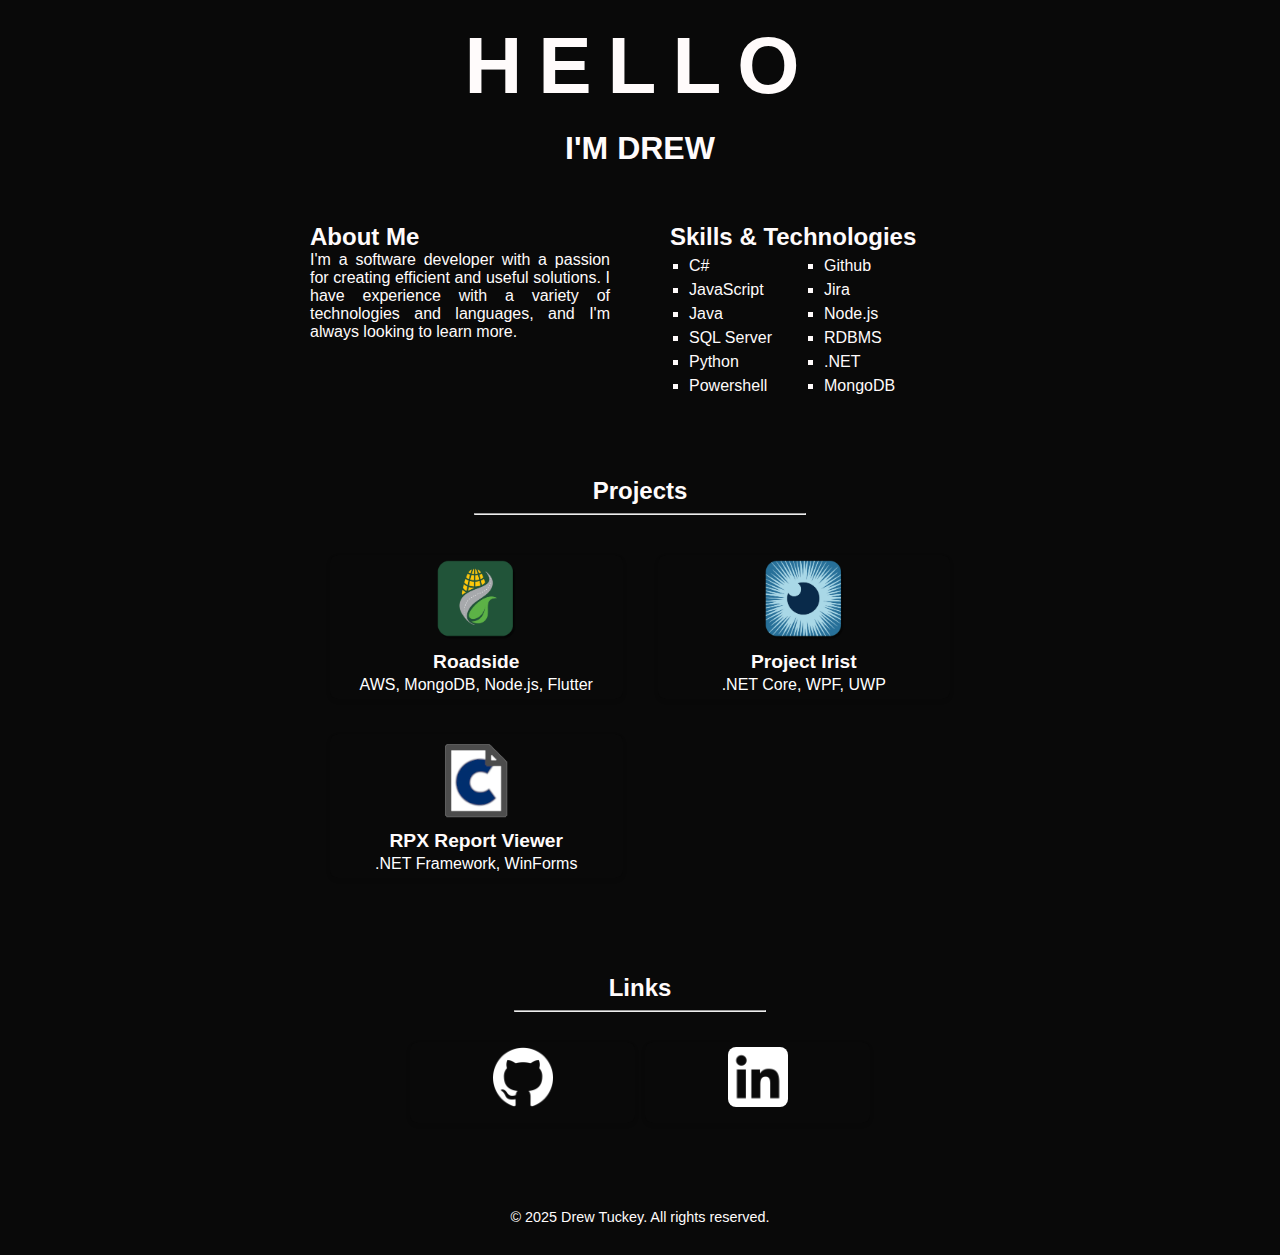
<file: index.html>
<!DOCTYPE html>
<html lang="en">
<head>
    <meta charset="UTF-8">
    <meta name="viewport" content="width=device-width, initial-scale=1.0">
    <title>Project Portfolio</title>
    <link rel="stylesheet" href="styles.css">
</head>
<body>
    <main>
        <div class="header-content">
            <h1 class="hello-text" >HELLO</h1>
            <br/>
            <h1>I'M DREW</h1> 
        </div>
        <br/>
        <br/>
        <div class="about-skills-container">
            <section class="about-me">
                <h2>About Me</h2>
                <p>I'm a software developer with a passion for creating efficient and useful solutions. I have experience with a variety of technologies and languages, and I'm always looking to learn more.</p>
            </section>
            <section class="skills">
                <h2>Skills & Technologies</h2> 
                <table>
                    <tr>
                      <td>
                        <ul>
                            <li>C#</li>
                            <li>JavaScript</li>
                            <li>Java</li>
                            <li>SQL Server</li>
                            <li>Python</li>
                            <li>Powershell</li>
                        </ul>
                      </td>
                      <td>
                        <ul>
                            <li>Github</li>
                            <li>Jira</li>
                            <li>Node.js</li>
                            <li>RDBMS</li>
                            <li>.NET</li>
                            <li>MongoDB</li>
                        </ul>
                      </td>
                    </tr>
                    </table>
            </section>
        </div>
        <br/>    
        <br/>
        <div class="applistParent"> 
            <h2>Projects</h2>
            <hr style="width:50%;text-align:center;"> 
            <section class="app-list"> 
                <a href="Roadside/index.html" class="app-card">
                    <img src="Roadside/Resources/IconShadow.png" alt="Roadside Icon" class="app-icon">
                    <h3>Roadside</h3>
                    <p>AWS, MongoDB, Node.js, Flutter</p>
                </a>
                <a href="ProjectIrist/index.html" class="app-card">
                    <img src="ProjectIrist/Resources/IconShadow.png" alt="ProjectIrist Icon" class="app-icon" >
                    <h3>Project Irist</h3>
                    <p> .NET Core, WPF, UWP</p>
                </a>
                <a href="CRP/index.html" class="app-card">
                    <img src="CRP/Resources/RPXV.png" alt="RPX Report Viewer Icon" class="app-icon">
                    <h3>RPX Report Viewer</h3>
                    <p> .NET Framework, WinForms</p>
                </a>
                <!--a href="app4.html" class="app-card">
                    <img src="icon4.png" alt="App 4 Icon" class="app-icon">
                    <h2>TODO</h2>
                    <p>TODO.</p>
                </a-->
            </section>
        </div>  
        <br/>    
        <br/>
        <div class="applistParentLinks">
            <h2>Links</h2>
            <hr style="width:50%;text-align:center;"> 
            <section class="app-listLinks"> 
                <a href="https://github.com/aptuckey" class="app-card">
                    <img src="github.png" alt="Github Icon" class="link-icon">
                </a>
                <a href="https://www.linkedin.com/in/drewtuckey/" class="app-card">
                    <img src="lnkin.png" alt="LinkedIn Icon" class="link-icon">
                </a>           
            </section>
        </div>
    </main>
    <br/>
    <br/>
    <footer>
        <p>&copy; 2025 Drew Tuckey. All rights reserved.</p>
    </footer>
</body>
</html>
</file>
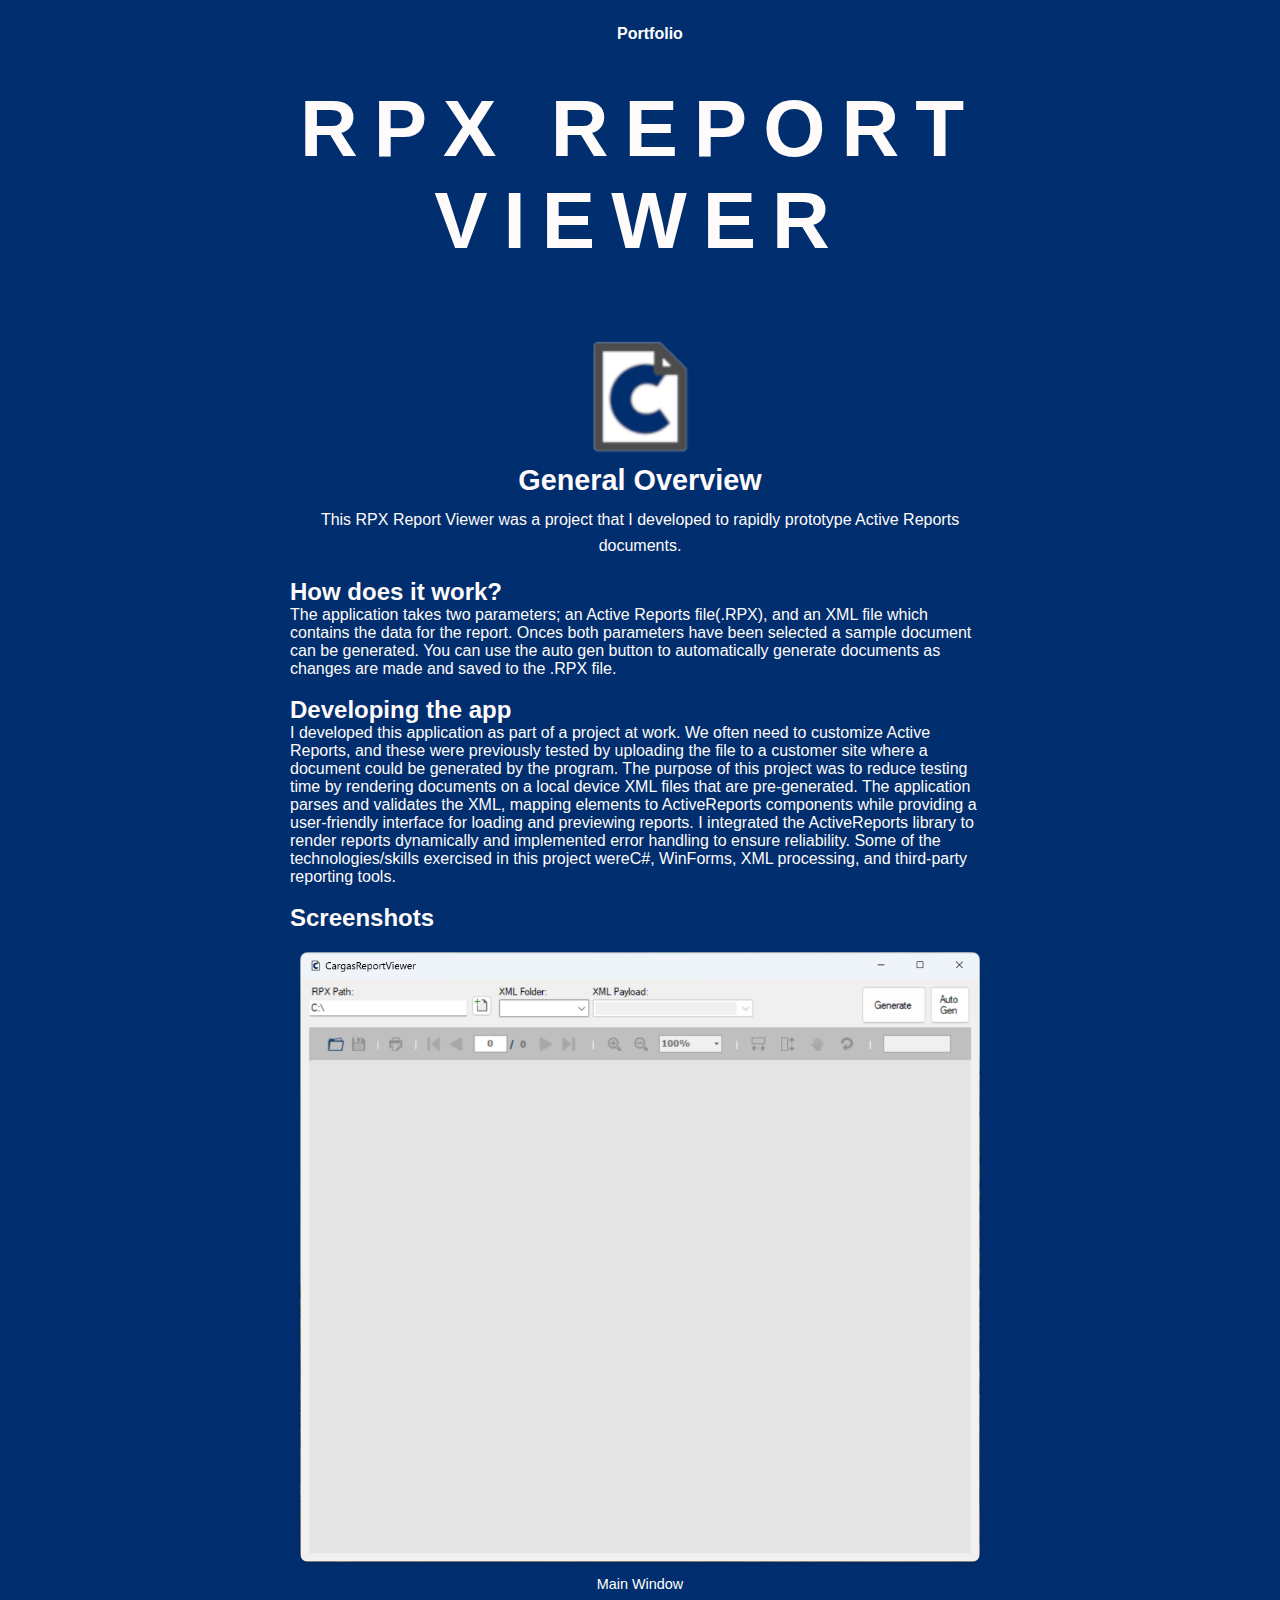
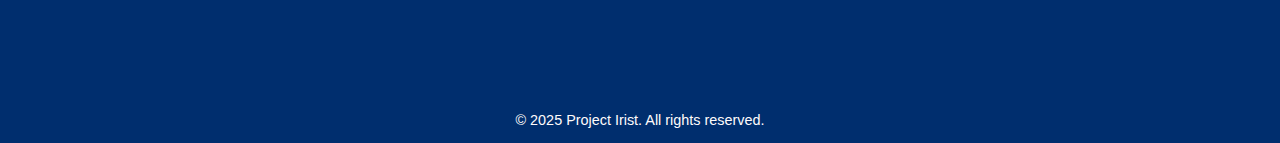
<file: CRP/index.html>
<!DOCTYPE html>
<html lang="en">
<head>
    <meta charset="UTF-8">
    <meta name="viewport" content="width=device-width, initial-scale=1.0">
    <title>Project Irist</title>
    <link rel="stylesheet" href="styles.css">
    <link rel="icon" href="Resources/RPXV.png" type="image/x-icon">
</head>
<body>
    <header>
        <nav>
            <a href="..\index.html" class="nav-link">Portfolio</a>
        </nav>
    </header>
    <main>
        <div class="header-content">
            <h1 class="hello-text" >RPX REPORT VIEWER</h1>
            <br/>
        </div>
        <section class="app-details">
            <div class="app-header">
                <img src="Resources/RPXV.png" alt="App Icon" class="app-icon-large">
                <br/>
                <h2>General Overview</h2>
                <p>This RPX Report Viewer was a project that I developed to rapidly prototype Active Reports documents.</p>
            </div>
            <div class="app-tutorial">
                <h2>How does it work?</h2>
                <p>The application takes two parameters; an Active Reports file(.RPX), and an XML file which contains the data for the report. Onces both parameters have been selected a sample document can be generated. You can use the auto gen button to automatically generate documents as changes are made and saved to the .RPX file.</p>
                <br/>
                <h2>Developing the app</h2>
                <p>I developed this application as part of a project at work. We often need to customize Active Reports, and these were previously tested by uploading the file to a customer site where a document could be generated by the program. The purpose of this project was to reduce testing time by rendering documents on a local device XML files that are pre-generated. The application parses and validates the XML, mapping elements to ActiveReports components while providing a user-friendly interface for loading and previewing reports. I integrated the ActiveReports library to render reports dynamically and implemented error handling to ensure reliability. Some of the technologies/skills exercised in this project wereC#, WinForms, XML processing, and third-party reporting tools.</p>
                <br/>
            </div>
            <div class="app-screenshots">
                <h2>Screenshots</h2>
                <div class="screenshot-gallery">
                    <div class="screenshot-card">
                        <img src="Resources/Screenshots/RPXV.png" alt="Screenshot 1">
                        <p>Main Window</p>
                    </div>
                </div>
            </div>           
        </section>
    </main>
    <footer>
        <p>&copy; 2025 Project Irist. All rights reserved.</p>
    </footer>
</body>
</html>
</file>
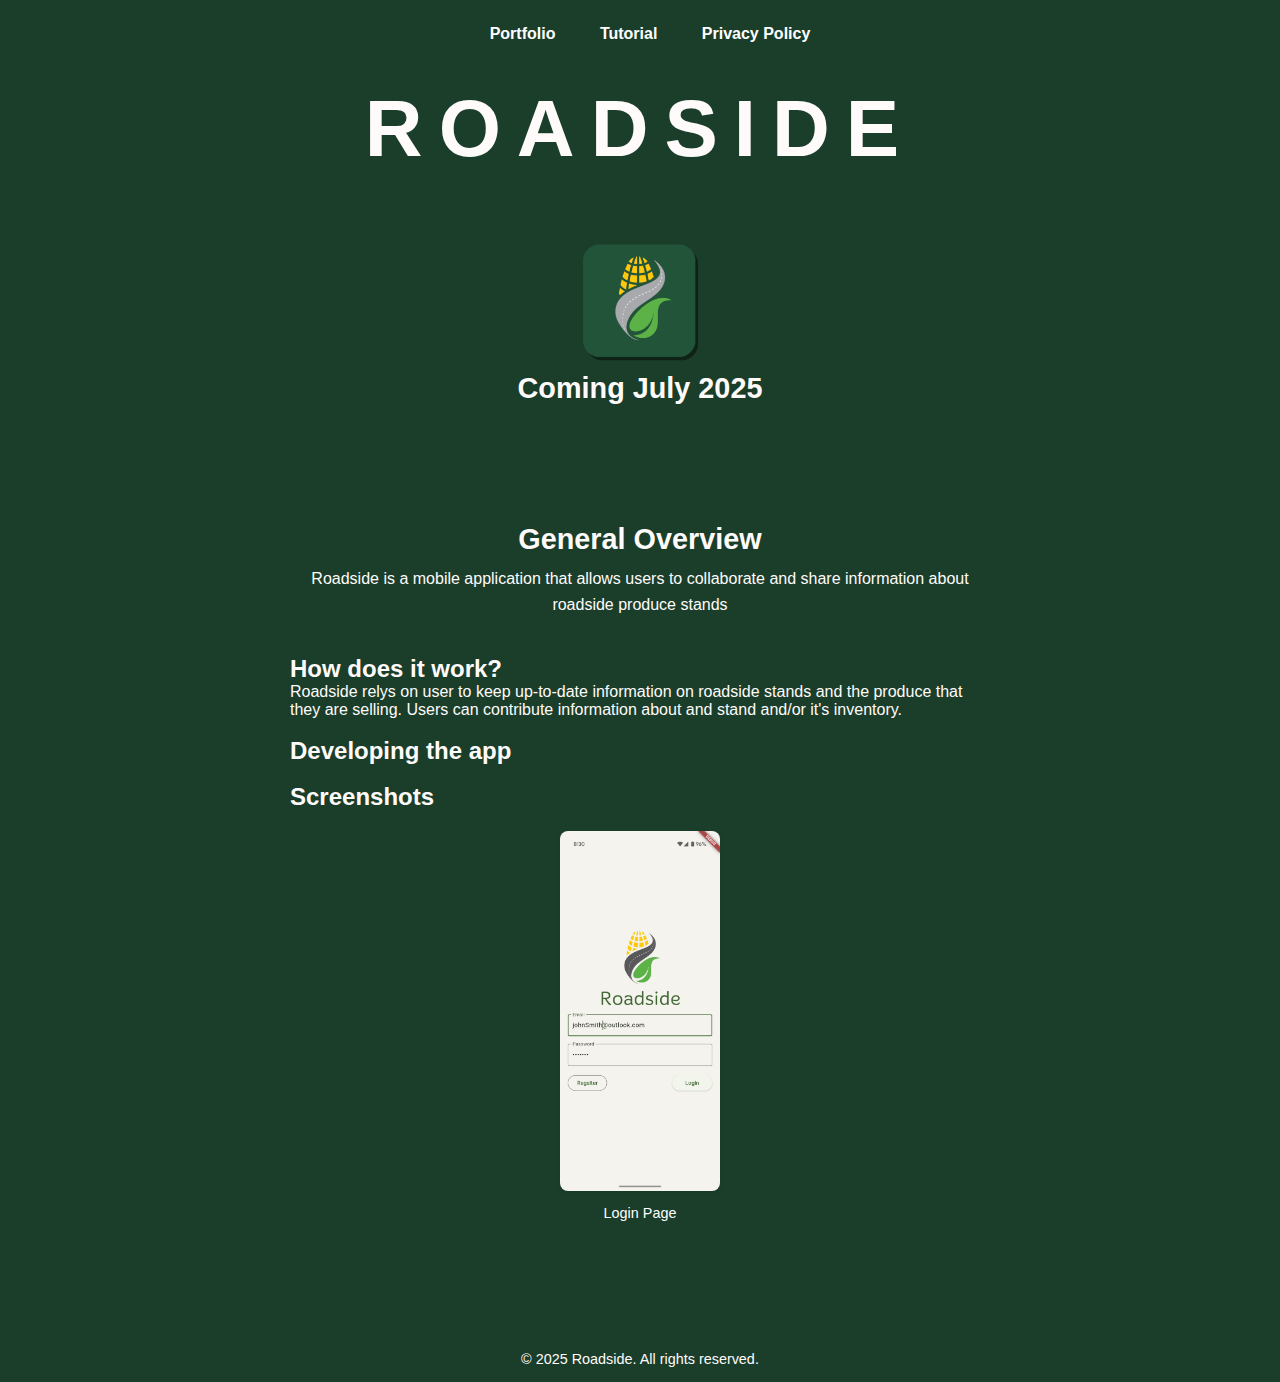
<file: Roadside/index.html>
<!DOCTYPE html>
<html lang="en">
<head>
    <meta charset="UTF-8">
    <meta name="viewport" content="width=device-width, initial-scale=1.0">
    <title>Roadside</title>
    <link rel="stylesheet" href="styles.css">
    <link rel="icon" href="Resources\AppIcon.ico" type="image/x-icon">
</head>
<body>
    <header>
        <nav>
            <a href="..\index.html" class="nav-link">Portfolio</a>
            <a href="Tutorial.html" class="nav-link">Tutorial</a>
            <a href="PrivacyPolicy.html" class="nav-link">Privacy Policy</a>
        </nav>
    </header>
    <main>
        <div class="header-content">
            <h1 class="hello-text" >ROADSIDE</h1>
            <br/>
        </div>
        <section class="app-details">
            <div class="app-header">
                <img src="Resources/IconShadow.png" alt="App Icon" class="app-icon-large">
                <br/>
                <h2>Coming July 2025</h2>
                <br/>
                <br/>
                <br/>
                <br/>
                <br/>
                <br/>
                <h2>General Overview</h2>
                <p>Roadside is a mobile application that allows users to collaborate and share information about roadside produce stands</p>
            </div>
            <div class="app-tutorial">
                <br/>
                <h2>How does it work?</h2>
                <p>Roadside relys on user to keep up-to-date information on roadside stands and the produce that they are selling. Users can contribute information about and stand and/or it's inventory.</p>
                <br/>
                <h2>Developing the app</h2>
                <p></p>
                <br/>
            </div>
            <div class="app-screenshots">
                <h2>Screenshots</h2>
                <div class="screenshot-gallery">
                    <div class="screenshot-card">
                        <img src="Resources/Screenshots/loginPage.png" alt="Screenshot 1">
                        <p>Login Page</p>
                    </div>
                </div>
            </div>           
        </section>
    </main>
    <footer>
        <p>&copy; 2025 Roadside. All rights reserved.</p>
    </footer>
</body>
</html>
</file>
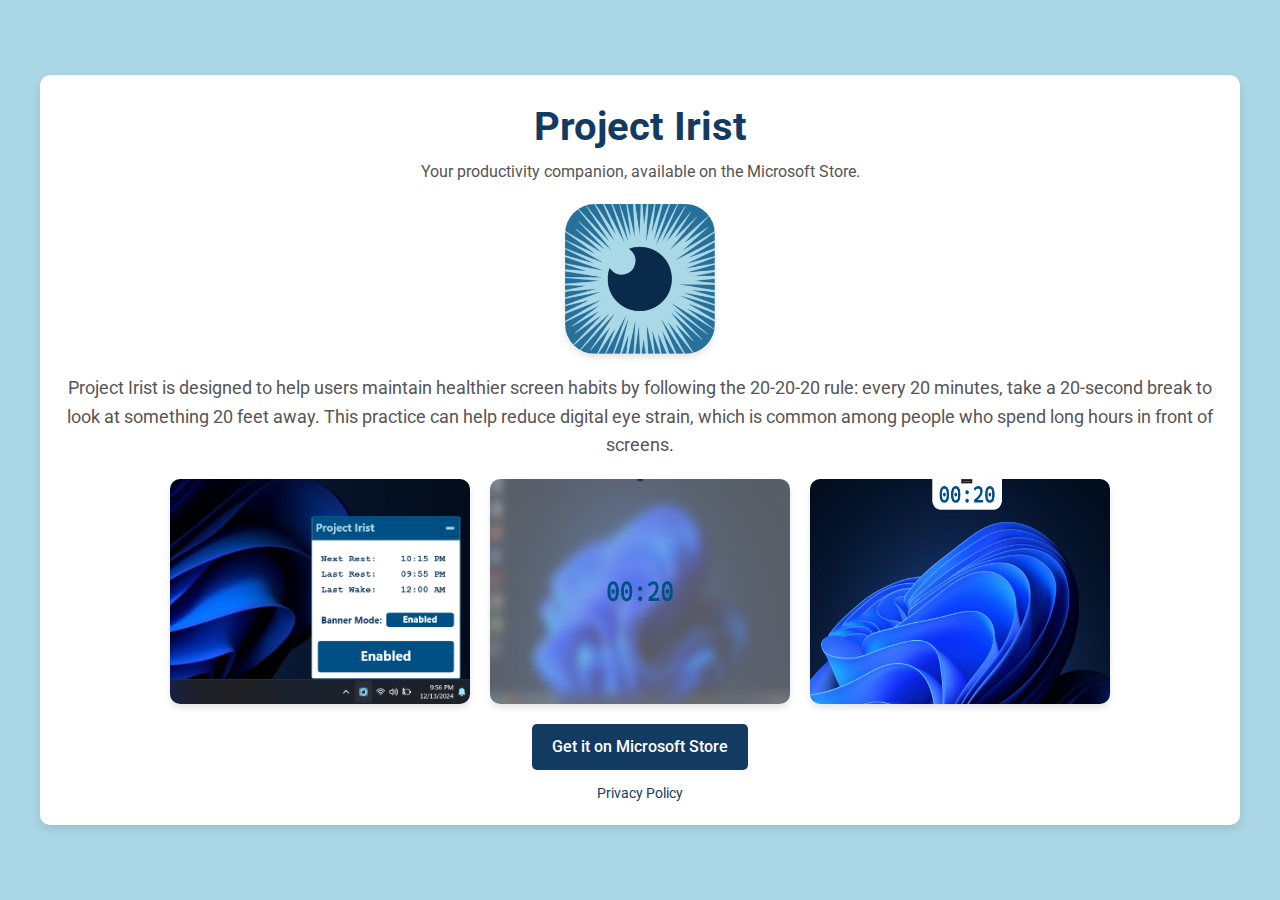
<file: ProjectIrist.html>
<!DOCTYPE html>
<html lang="en">
<head>
    <meta charset="UTF-8">
    <meta name="viewport" content="width=device-width, initial-scale=1.0">
    <title>Project Irist - Your Productivity Companion</title>
    <link href="https://fonts.googleapis.com/css2?family=Roboto:wght@400;500;700&display=swap" rel="stylesheet">
    <link rel="icon" href="Resources\IrisAppIcon.ico" type="image/x-icon">
    <style>
        * {
            margin: 0;
            padding: 0;
            box-sizing: border-box;
        }

        body {
            font-family: 'Roboto', sans-serif;
            line-height: 1.6;
            background-color: #AAD6E5;
            color: #333;
            display: flex;
            justify-content: center;
            align-items: center;
            min-height: 100vh;
        }

        .container {
            max-width: 1200px;
            margin: 20px;
            padding: 20px;
            background: #fff;
            border-radius: 10px;
            box-shadow: 0 4px 10px rgba(0, 0, 0, 0.1);
        }

        .header {
            text-align: center;
            margin-bottom: 20px;
        }

            .header h1 {
                font-size: 2.5rem;
                color: #133B62;
            }

            .header p {
                font-size: 1rem;
                color: #555;
            }

        .content {
            display: flex;
            flex-direction: column;
            gap: 20px;
        }

        .app-icon {
            display: flex;
            justify-content: center;
        }

            .app-icon img {
                width: 150px;
                height: 150px;
                border-radius: 20%;
                box-shadow: 0 4px 6px rgba(0, 0, 0, 0.1);
            }

        .screenshots {
            display: flex;
            justify-content: center;
            gap: 20px;
        }

            .screenshots img {
                width: 100%;
                max-width: 300px;
                border-radius: 10px;
                box-shadow: 0 4px 6px rgba(0, 0, 0, 0.1);
            }

        .description {
            text-align: center;
            font-size: 1.1rem;
            color: #555;
        }

        .footer {
            text-align: center;
            margin-top: 20px;
        }

            .footer a {
                display: inline-block;
                padding: 10px 20px;
                font-size: 1rem;
                font-weight: 500;
                color: #fff;
                background-color: #133B62;
                text-decoration: none;
                border-radius: 5px;
                transition: background-color 0.3s;
            }

                .footer a:hover {
                    background-color: #005a9e;
                }

        .privacy-policy {
            margin-top: 10px;
            text-align: center;
        }

            .privacy-policy a {
                font-size: 0.9rem;
                color: #133B62;
                text-decoration: none;
                transition: color 0.3s;
            }

                .privacy-policy a:hover {
                    color: #005a9e;
                }
    </style>
</head>
<body>
    <div class="container"> 
        <div class="header">
            <h1>Project Irist</h1>
            <p>Your productivity companion, available on the Microsoft Store.</p>
        </div>
        <div class="content">
            <div class="app-icon">
                <img src="Resources\IrisAppIcon1080.png" alt="Project Irist Icon">
            </div>
            <div class="description">
                <p>Project Irist is designed to help users maintain healthier screen habits by following the 20-20-20 rule: every 20 minutes, take a 20-second break to look at something 20 feet away. This practice can help reduce digital eye strain, which is common among people who spend long hours in front of screens.</p>
            </div>
            <div class="screenshots">
                <img src="Resources\Screenshots\SettingsScreenshot.png" alt="App Screenshot 1">
                <img src="Resources\Screenshots\FullScreenScreenshot.png" alt="App Screenshot 2">
                <img src="Resources\Screenshots\BannerScreenshot.png" alt="App Screenshot 3">
            </div>

        </div>
        <div class="footer">
            <a href="https://www.microsoft.com/store/apps" target="_blank">Get it on Microsoft Store</a>
        </div>
        <div class="privacy-policy">
            <a href="privacy-policy.html" target="_blank">Privacy Policy</a>
        </div>
    </div>
</body>
</html>
</file>
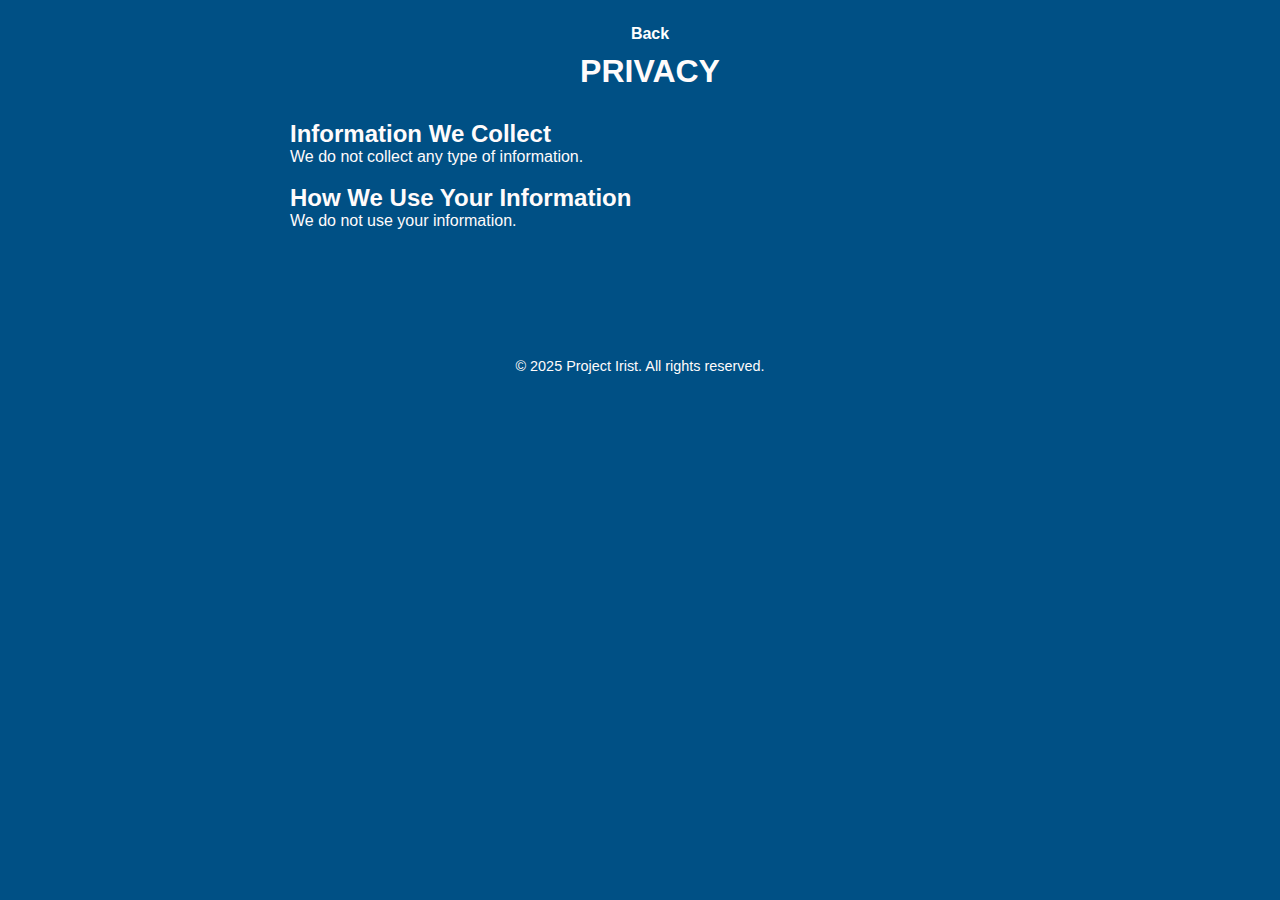
<file: ProjectIrist/PrivacyPolicy.html>
<!DOCTYPE html>
<html lang="en">
<head>
    <meta charset="UTF-8">
    <meta name="viewport" content="width=device-width, initial-scale=1.0">
    <title>Privacy Policy</title>
    <link rel="stylesheet" href="styles.css">
    <link rel="icon" href="Resources\IrisAppIcon.ico" type="image/x-icon">
</head>
<body> <header>
    <nav>
        <a href="index.html" class="nav-link">Back</a>
        <br/>
        <h1>PRIVACY</h1>
    </nav>
    
</header>
<main>
    <section class="app-details">
      
        
        <div class="app-tutorial">

            <section>
                <h2>Information We Collect</h2>
                <p>
                    We do not collect any type of information.
                </p>
                <br/>
            </section>
            <section>
                <h2>How We Use Your Information</h2>
                <p>
                    We do not use your information.
                </p>
                <br/>
            </section>
        </div>
    </section>
</main>
    <footer class="footer">
        <div class="container">
            <p>&copy; 2025 Project Irist. All rights reserved.</p>
        </div>
    </footer>
</body>
</html>
</file>
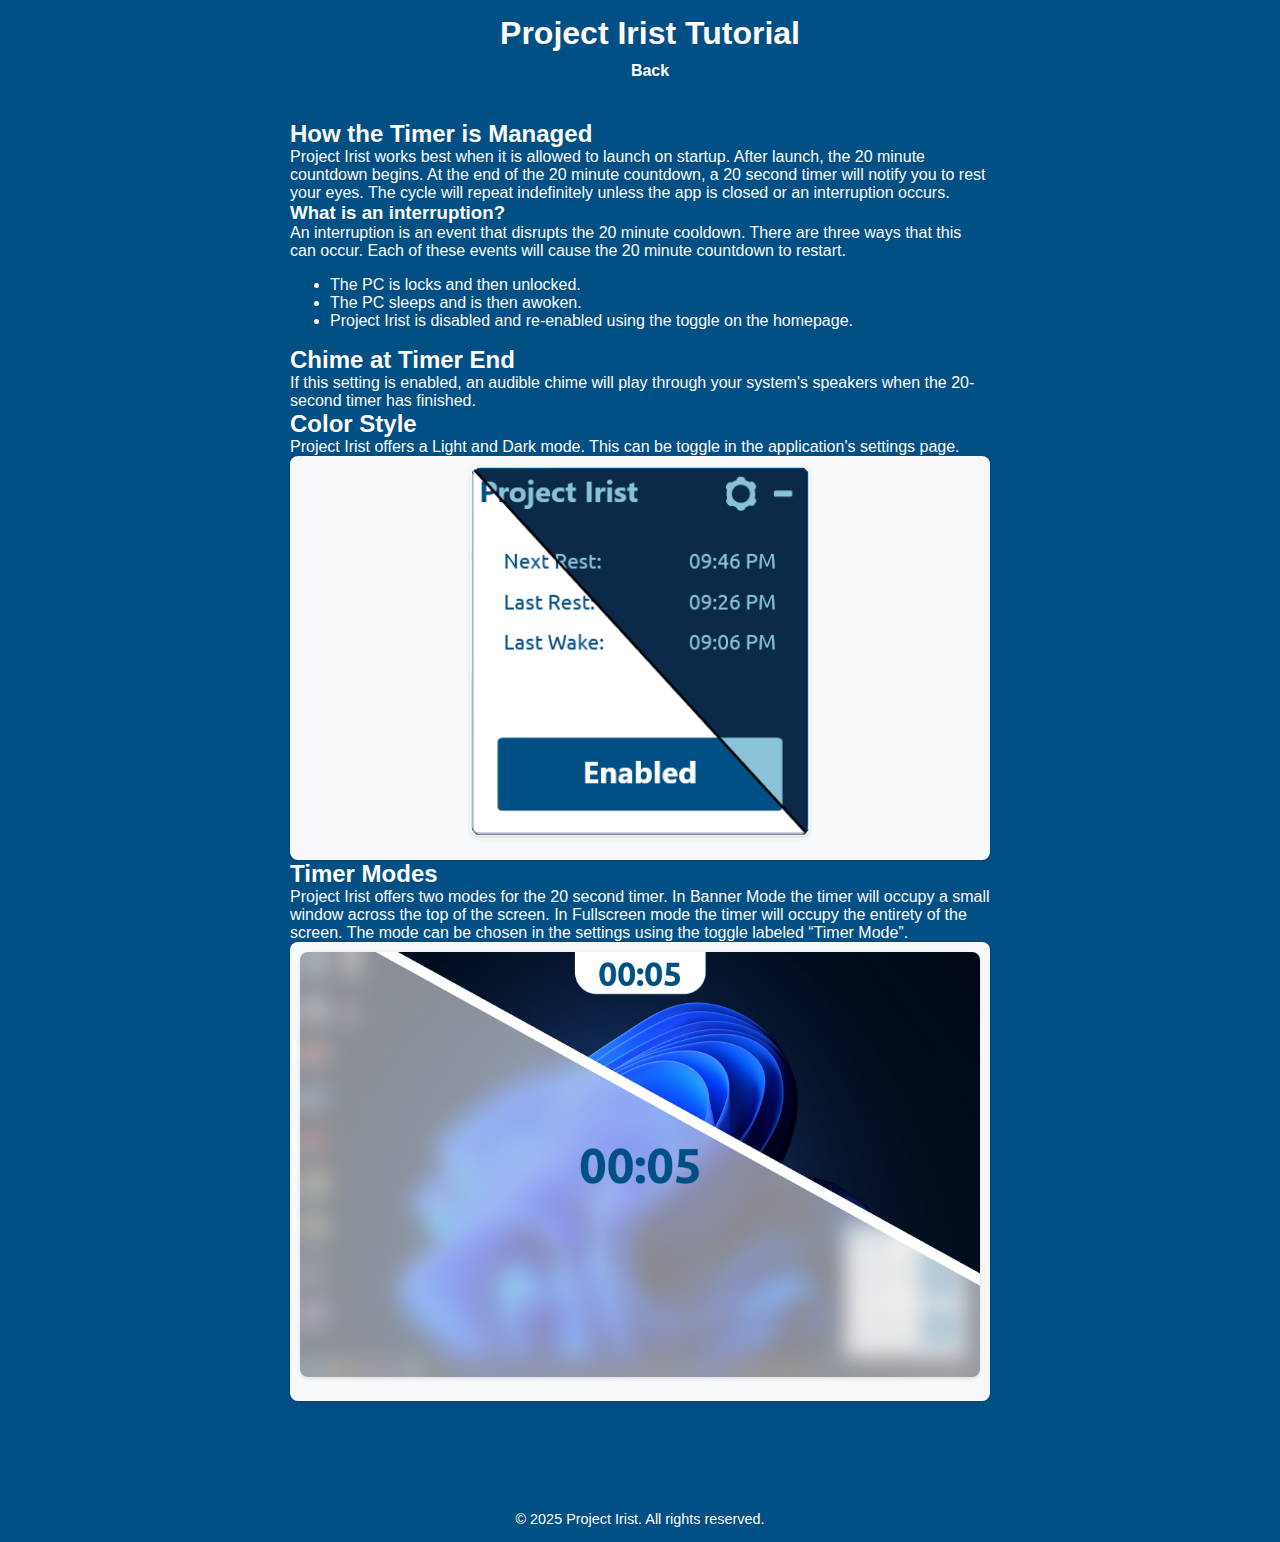
<file: ProjectIrist/Tutorial.html>
<!DOCTYPE html>
<html lang="en">
<head>
    <meta charset="UTF-8">
    <meta name="viewport" content="width=device-width, initial-scale=1.0">
    <title>Tutorial</title>
    <link rel="stylesheet" href="styles.css">
    <link rel="icon" href="Resources\IrisAppIcon.ico" type="image/x-icon">
</head>
<body> <header>
    <h1>Project Irist Tutorial</h1>
    <nav>
        <a href="index.html" class="nav-link">Back</a>
    </nav>
</header>
<main>
    <section class="app-details">
        <div class="app-tutorial">
            <section>
                <h2>How the Timer is Managed</h2>
                <p>
                    Project Irist works best when it is allowed to launch on startup. After launch, the 20 minute countdown begins. At the end of the 20 minute countdown, a 20 second timer will notify you to rest your eyes. The cycle will repeat indefinitely unless the app is closed or an interruption occurs. 
                </p>
                <h3>What is an interruption?</h3>
                <p>
                    An interruption is an event that disrupts the 20 minute cooldown. There are three ways that this can occur. Each of these events will cause the 20 minute countdown to restart.
                </p>
                    <ul>
                        <li>The PC is locks and then unlocked.</li>
                        <li>The PC sleeps and is then awoken.</li>
                        <li>Project Irist is disabled and re-enabled using the toggle on the homepage.</li>
                    </ul>
            </section>
            <section>
                <h2> Chime at Timer End</h2>
                <p>
                    If this setting is enabled, an audible chime will play through your system's speakers when the 20-second timer has finished.
                </p>
            </section>
            <section>
                <h2>Color Style</h2>
                <p>
                    Project Irist offers a Light and Dark mode. This can be toggle in the application's settings page.
                </p>
                <div class="screenshot-carddemo" >
                    <img src="Resources/Screenshots/DarkLightMode.png" alt="Light and Dark Modes" width="25%">
                </div>
            </section>
            <section>
                <h2>Timer Modes</h2>
                <p>
                    Project Irist offers two modes for the 20 second timer. In Banner Mode the timer will occupy a small window across the top of the screen. In Fullscreen mode the timer will occupy the entirety of the screen. The mode can be chosen in the settings using the toggle labeled “Timer Mode”.
                </p>
                <div class="screenshot-card">
                    <img src="Resources/Screenshots/DemoBoth.png" alt="Banner vs Fullscreen">
                </div>
            </section>
        </div>
    </section>
</main>
    <footer class="footer">
        <div class="container">
            <p>&copy; 2025 Project Irist. All rights reserved.</p>
        </div>
    </footer>
</body>
</html>
</file>
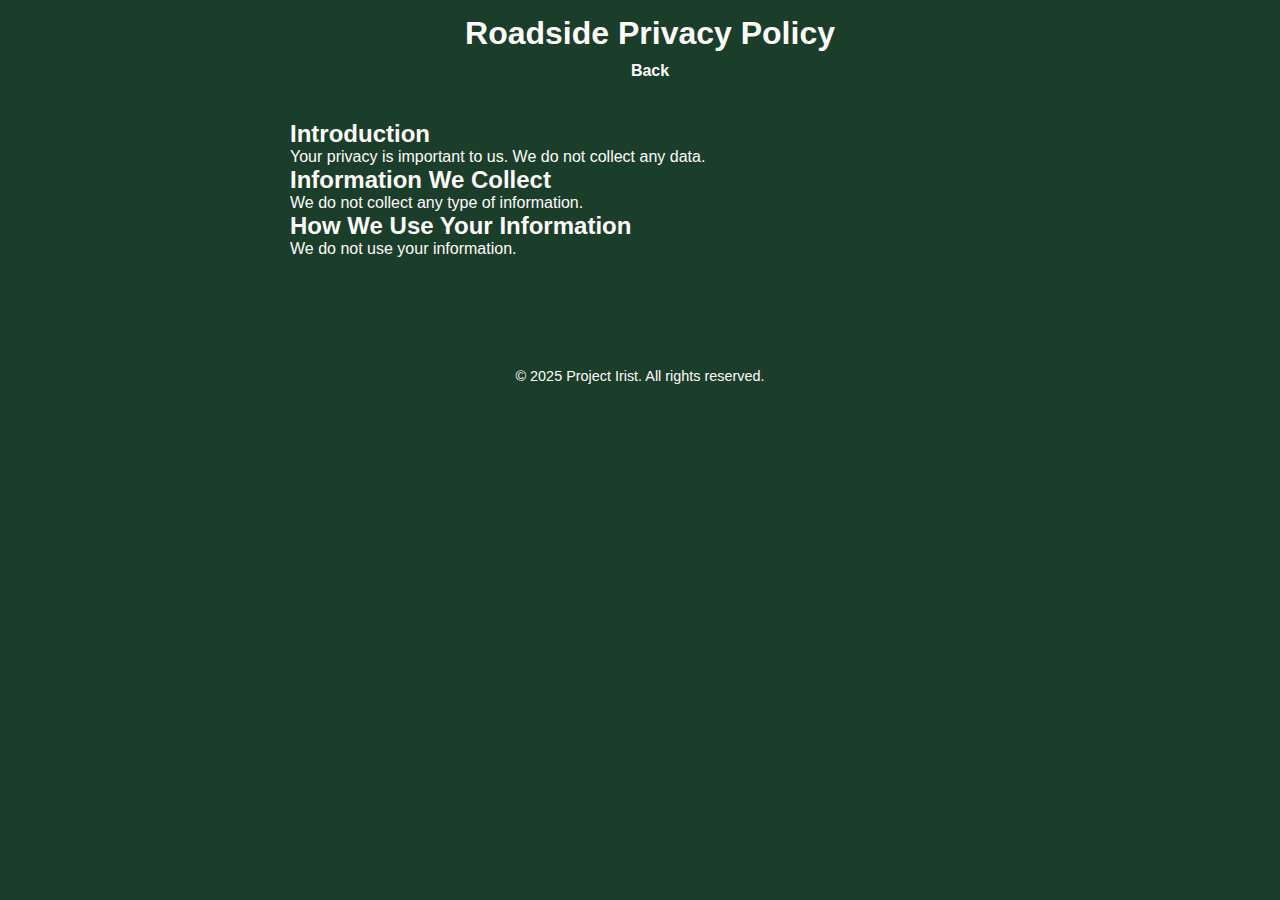
<file: Roadside/PrivacyPolicy.html>
<!DOCTYPE html>
<html lang="en">
<head>
    <meta charset="UTF-8">
    <meta name="viewport" content="width=device-width, initial-scale=1.0">
    <title>Privacy Policy</title>
    <link rel="stylesheet" href="styles.css">
    <link rel="icon" href="Resources\AppIcon.ico" type="image/x-icon">
</head>
<body> <header>
    <h1>Roadside Privacy Policy</h1>
    <nav>
        <a href="index.html" class="nav-link">Back</a>
    </nav>
</header>
<main>
    <section class="app-details">
      
        
        <div class="app-tutorial">
            <section>
                <h2>Introduction</h2>
                <p>
                    Your privacy is important to us. We do not collect any data.
                </p>
            </section>
            <section>
                <h2>Information We Collect</h2>
                <p>
                    We do not collect any type of information.
                </p>
            </section>
            <section>
                <h2>How We Use Your Information</h2>
                <p>
                    We do not use your information.
                </p>
            </section>
        </div>
    </section>
</main>
    <footer class="footer">
        <div class="container">
            <p>&copy; 2025 Project Irist. All rights reserved.</p>
        </div>
    </footer>
</body>
</html>
</file>
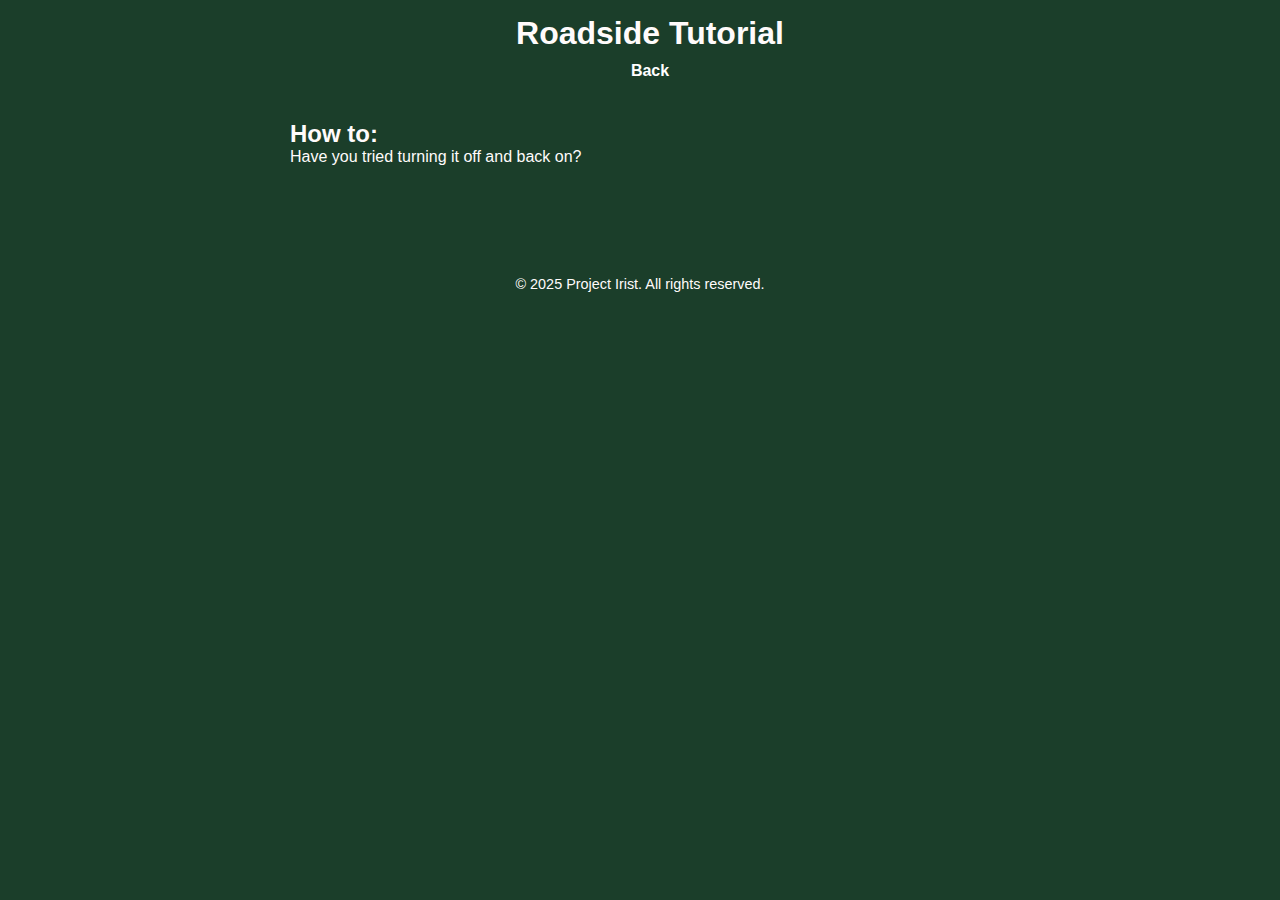
<file: Roadside/Tutorial.html>
<!DOCTYPE html>
<html lang="en">
<head>
    <meta charset="UTF-8">
    <meta name="viewport" content="width=device-width, initial-scale=1.0">
    <title>Tutorial</title>
    <link rel="stylesheet" href="styles.css">
    <link rel="icon" href="Resources\AppIcon.ico" type="image/x-icon">
</head>
<body> <header>
    <h1>Roadside Tutorial</h1>
    <nav>
        <a href="index.html" class="nav-link">Back</a>
    </nav>
</header>
<main>
    <section class="app-details">
        <div class="app-tutorial">
            <section>
                <h2>How to:</h2>
                <p>
                    Have you tried turning it off and back on? 
                </p>              
            </section>
        </div>
    </section>
</main>
    <footer class="footer">
        <div class="container">
            <p>&copy; 2025 Project Irist. All rights reserved.</p>
        </div>
    </footer>
</body>
</html>
</file>
<file: styles.css>
/* General Reset */
body, h1, h2, h3, p, a {
    margin: 0;
    padding: 0;
    color: #fffbfb;
    font-family: Raleway, Arial, sans-serif;
}

/* Body Styling */
body {
    background-color: #090909;
    padding: 20px;
}

main {
    margin: 0 auto;
    max-width: 700px;
    background-color: #090909;
    align-content: center;
    align-items: center;
}

.header-content h1 {
    align-content: center;  
    text-align: center;
}

.hello-text {
    font-size: 5rem;
    letter-spacing: 0.2em; /* Adjust the letter spacing as needed */
}

header p {
    font-size: 1.2rem;
    margin-top: 10px;
}

.applistParentLinks{
    padding: 20px;
    text-align: center;
    align-content: center;
    justify-content: center;
    padding-left: 100px;
    padding-right: 100px;
   
}
.app-listLinks {
    display: grid;
    grid-template-columns: repeat(2, 1fr); 
    gap: 10px;  
    margin-top: 10px;
    padding: 20px;
}

.link-icon {
    max-width: 60px;
    max-width: 60px;
    margin-bottom: 7px;
    border-radius: 8px;
    object-fit: cover;
}

.link-card {
    background: #090909;
    border-radius: 8px;
    padding: 5px;
    box-shadow: 0 2px 4px rgba(0, 0, 0, 0.1);
    text-align: center;
    transition: transform 0.3s ease, box-shadow 0.3s ease;
    text-decoration: none; /* Remove link underline */
    color: inherit; /* Inherit text color */
}


@media (max-width: 100px) {
    .app-listLinks {
        grid-template-columns: 1fr; /* Single column on smaller screens */
    }
}



.applistParent{
    padding: 20px;
    text-align: center;
}
.app-list {
    display: grid;
    grid-template-columns: repeat(2, 1fr); /* 2 columns */
    gap: 35px;  
    margin-top: 20px;
    padding: 20px;
}

.app-card {
    background: #090909;
    border-radius: 8px;
    padding: 5px;
    box-shadow: 0 2px 4px rgba(0, 0, 0, 0.1);
    text-align: center;
    transition: transform 0.3s ease, box-shadow 0.3s ease;
    text-decoration: none; /* Remove link underline */
    color: inherit; /* Inherit text color */
}

.app-card:hover {
    transform: translateY(-5px);
    box-shadow: 0 4px 8px rgba(140, 140, 140, 0.2);
    background-color: #111111;
}

.app-card .app-icon {
    width: 80px;
    height: 80px;
    margin-bottom: 7px;
    border-radius: 8px;
    object-fit: cover;
}

.app-card h3 {
    font-size: 1.2rem;
    margin-bottom: 3px;
}

.app-card p {
    font-size: 1rem;
    color: #ffffff;
}

/* Footer */
footer {
    text-align: center;
    padding: 10px;
    background: #090909;
    color: #fffbfb;
    font-size: 0.9rem;
}

/* Responsive Design */
@media (max-width: 100px) {
    .app-list {
        grid-template-columns: 1fr; /* Single column on smaller screens */
    }
}

.about-skills-container {
    display: flex;
    flex-wrap: wrap;
    gap: 20px; /* Adjust the gap between columns as needed */
}

.about-me, .skills {
    flex: 1;
    min-width: 300px; /* Adjust the minimum width as needed */
    padding: 20px;
}

.about-me p {
    text-align: justify;
    text-justify: inter-word;
    
}

.skills ul {
    width: 100%; /* Adjust column width as needed */
    list-style: square;
    text-align: left;
    padding-left: 1em;
    padding-right: 2em;
    margin: 0;
}

.skills li {
    margin-bottom: 0px;
    color: #fffbfb;
    line-height: 1.5;
    padding: 0;
}
</file>
<file: CRP/styles.css>
/* General Reset */
body, h1, h2, h3, p, a {
    margin: 0;
    padding: 0;
    color: #fffbfb;
    font-family: Raleway, Arial, sans-serif;
}

/* Body Styling */
body {
    background-color: #002e6e;
    padding: 5px;
}

header {
    display: flex;
    flex-direction: column;
    align-items: center; /* Center the content horizontally */
    text-align: center;
    padding: 10px;
    padding-bottom: 30px ;
    color: white;
    border-radius: 8px;
    width: 100%; /* Ensure the header takes the full width */
}

.header-content {
    display: flex;
    flex-direction: column;
    align-items: center; /* Center the content horizontally */
    width: 100%; /* Ensure the header-content takes the full width */
}

.header-content h1 {
    text-align: center;
    margin: 0; /* Remove any default margin */
}

.header nav {
    display: flex;
    justify-content: center; 
    align-items: center;
    width: 100%; /* Ensure the nav takes the full width */
    margin-top: 10px; /* Add some space between the h1 and nav */
}

.nav-link {
    display: inline-block;
    padding: 10px 15px;
    color: white;
    text-decoration: none;
    border-radius: 5px;
    font-weight: bold;
    margin: 0 5px; /* Add some space between the nav links */
}

.nav-link:hover {
    background-color: #00204d;
}

main {
    margin: 0 auto;
    max-width: 700px;
    background-color: #002e6e;
    align-content: center;
    align-items: center;
}

.hello-text {
    font-size: 5rem;
    letter-spacing: 0.2em; /* Adjust the letter spacing as needed */
}

header p {
    font-size: 1.2rem;
    margin-top: 10px;
}

.app-header {
    margin-top: 50px;
    text-align: center;
    margin-bottom: 20px;
}

.app-header .app-icon-large {
    width: 120px;
    height: 120px;
    margin-bottom: 5px;
    border-radius: 5px;
    object-fit: cover;
}


.app-header h2 {
    font-size: 1.8rem;
    margin-bottom: 10px;
}

.app-header p {
    font-size: 1rem;
    line-height: 1.6;
    margin: 0 auto;
    max-width: 800px;
}

/* Features Section */
.app-features h2 {
    font-size: 1.5rem;
    margin-bottom: 10px;
}

.app-features ul {
    list-style-type: disc;
    padding-left: 40px;
    line-height: 1.6;
}

/* Screenshots Section */
.app-screenshots h2 {
    font-size: 1.5rem;
    margin-bottom: 10px;
}

.screenshot-gallery {
    display: grid;
    grid-template-columns: repeat(auto-fit, minmax(200px, 1fr));
    gap: 20px;
    margin-top: 10px;
}

.screenshot-card {
    text-align: center;
    padding: 10px;
    border-radius: 8px;
}

.screenshot-card img {
    width: 100%;
    height: auto;
    border-radius: 8px;
    margin-bottom: 10px;
    box-shadow: 0 2px 4px rgba(0, 0, 0, 0.1);
    transition: transform 0.3s ease; /* Add transition for smooth effect */
}

.screenshot-card img:hover {
    transform: scale(1); /* Scale the image to 110% on hover */
}

.screenshot-card p {
    font-size: 0.9rem;
    color: #ffffff;
    margin: 0;
}
.screenshot-carddemo {
    text-align: center;
    padding: 10px;
    border-radius: 8px;
    box-shadow: 0 2px 4px rgba(0, 0, 0, 0.1);
}
.screenshot-carddemo img {
    width: 50%;
    height: auto;
    border-radius: 8px;
    margin-bottom: 10px;
    box-shadow: 0 2px 4px rgba(0, 0, 0, 0.1);
}

/* Footer */
footer {
    text-align: center;
    padding: 10px;
    background: #002e6e;
    color: #fffbfb;
    font-size: 0.9rem;
    margin-top: 100px;
}
</file>
<file: Roadside/styles.css>
/* General Reset */
body, h1, h2, h3, p, a {
    margin: 0;
    padding: 0;
    color: #fffbfb;
    font-family: Raleway, Arial, sans-serif;
}

/* Body Styling */
body {
    background-color: #1b3e2a;
    padding: 5px;
}

header {
    display: flex;
    flex-direction: column;
    align-items: center; /* Center the content horizontally */
    text-align: center;
    padding: 10px;
    padding-bottom: 30px ;
    color: white;
    border-radius: 8px;
    width: 100%; /* Ensure the header takes the full width */
}

.header-content {
    display: flex;
    flex-direction: column;
    align-items: center; /* Center the content horizontally */
    width: 100%; /* Ensure the header-content takes the full width */
}

.header-content h1 {
    text-align: center;
    margin: 0; /* Remove any default margin */
}

.header nav {
    display: flex;
    justify-content: center; 
    align-items: center;
    width: 100%; /* Ensure the nav takes the full width */
    margin-top: 10px; /* Add some space between the h1 and nav */
}

.nav-link {
    display: inline-block;
    padding: 10px 15px;
    color: white;
    text-decoration: none;
    border-radius: 5px;
    font-weight: bold;
    margin: 0 5px; /* Add some space between the nav links */
}

.nav-link:hover {
    background-color: #5DB146;
}

main {
    margin: 0 auto;
    max-width: 700px;
    background-color: #1b3e2a;
    align-content: center;
    align-items: center;
}

.hello-text {
    font-size: 5rem;
    letter-spacing: 0.2em; /* Adjust the letter spacing as needed */
}

header p {
    font-size: 1.2rem;
    margin-top: 10px;
}

.app-header {
    margin-top: 50px;
    text-align: center;
    margin-bottom: 20px;
}

.app-header .app-icon-large {
    width: 120px;
    height: 120px;
    margin-bottom: 5px;
    border-radius: 5px;
    object-fit: cover;
}


.app-header h2 {
    font-size: 1.8rem;
    margin-bottom: 10px;
}

.app-header p {
    font-size: 1rem;
    line-height: 1.6;
    margin: 0 auto;
    max-width: 800px;
}

/* Features Section */
.app-features h2 {
    font-size: 1.5rem;
    margin-bottom: 10px;
}

.app-features ul {
    list-style-type: disc;
    padding-left: 40px;
    line-height: 1.6;
}

/* Screenshots Section */
.app-screenshots h2 {
    font-size: 1.5rem;
    margin-bottom: 10px;
}

.screenshot-gallery {
    display: grid;
    grid-template-columns: repeat(auto-fit, minmax(200px, 1fr));
    gap: 20px;
    margin-top: 10px;
}

.screenshot-card {
    text-align: center;
    padding: 10px;
    border-radius: 8px;
    max-height: 400px;
}

.screenshot-card img {
    width: auto;
    height: 90%;
    border-radius: 8px;
    margin-bottom: 10px;
    box-shadow: 0 2px 4px rgba(0, 0, 0, 0.1);
    transition: transform 0.3s ease; /* Add transition for smooth effect */
    transform: scale(1.0);
    
}

.screenshot-card img:hover {
    transform: scale(2); /* Scale the image to 110% on hover */
}

.screenshot-card p {
    font-size: 0.9rem;
    color: #ffffff;
    margin: 0;
}
.screenshot-carddemo {
    text-align: center;
    background: #f8f9fa;
    padding: 10px;
    border-radius: 8px;
    box-shadow: 0 2px 4px rgba(0, 0, 0, 0.1);
}

.screenshot-carddemo img {
    width: 50%;
    height: auto;
    border-radius: 8px;
    margin-bottom: 10px;
    box-shadow: 0 2px 4px rgba(0, 0, 0, 0.1);
}

/* Footer */
footer {
    text-align: center;
    padding: 10px;
    background: #1b3e2a;
    color: #fffbfb;
    font-size: 0.9rem;
    margin-top: 100px;
}
</file>
<file: ProjectIrist/styles.css>
/* General Reset */
body, h1, h2, h3, p, a {
    margin: 0;
    padding: 0;
    color: #fffbfb;
    font-family: Raleway, Arial, sans-serif;
}

/* Body Styling */
body {
    background-color: #005085;
    padding: 5px;
}

header {
    display: flex;
    flex-direction: column;
    align-items: center; /* Center the content horizontally */
    text-align: center;
    padding: 10px;
    padding-bottom: 30px ;
    color: white;
    border-radius: 8px;
    width: 100%; /* Ensure the header takes the full width */
}

.header-content {
    display: flex;
    flex-direction: column;
    align-items: center; /* Center the content horizontally */
    width: 100%; /* Ensure the header-content takes the full width */
}

.header-content h1 {
    text-align: center;
    margin: 0; /* Remove any default margin */
}

.header nav {
    display: flex;
    justify-content: center; 
    align-items: center;
    width: 100%; /* Ensure the nav takes the full width */
    margin-top: 10px; /* Add some space between the h1 and nav */
}

.nav-link {
    display: inline-block;
    padding: 10px 15px;
    color: white;
    text-decoration: none;
    border-radius: 5px;
    font-weight: bold;
    margin: 0 5px; /* Add some space between the nav links */
}

.nav-link:hover {
    background-color: #133B62;
}

main {
    margin: 0 auto;
    max-width: 700px;
    background-color: #005085;
    align-content: center;
    align-items: center;
}

.hello-text {
    font-size: 5rem;
    letter-spacing: 0.2em; /* Adjust the letter spacing as needed */
}

header p {
    font-size: 1.2rem;
    margin-top: 10px;
}

.app-header {
    margin-top: 50px;
    text-align: center;
    margin-bottom: 20px;
}

.app-header .app-icon-large {
    width: 120px;
    height: 120px;
    margin-bottom: 5px;
    border-radius: 5px;
    object-fit: cover;
}


.app-header h2 {
    font-size: 1.8rem;
    margin-bottom: 10px;
}

.app-header p {
    font-size: 1rem;
    line-height: 1.6;
    margin: 0 auto;
    max-width: 800px;
}

/* Features Section */
.app-features h2 {
    font-size: 1.5rem;
    margin-bottom: 10px;
}

.app-features ul {
    list-style-type: disc;
    padding-left: 40px;
    line-height: 1.6;
}

/* Screenshots Section */
.app-screenshots h2 {
    font-size: 1.5rem;
    margin-bottom: 10px;
}

.screenshot-gallery {
    display: grid;
    grid-template-columns: repeat(auto-fit, minmax(200px, 1fr));
    gap: 20px;
    margin-top: 10px;
}

.screenshot-card {
    text-align: center;
    background: #f8f9fa;
    padding: 10px;
    border-radius: 8px;
    box-shadow: 0 2px 4px rgba(0, 0, 0, 0.1);
}

.screenshot-card img {
    width: 100%;
    height: auto;
    border-radius: 8px;
    margin-bottom: 10px;
    box-shadow: 0 2px 4px rgba(0, 0, 0, 0.1);
    transition: transform 0.3s ease; /* Add transition for smooth effect */
}

.screenshot-card img:hover {
    transform: scale(4); /* Scale the image to 110% on hover */
}

.screenshot-card p {
    font-size: 0.9rem;
    color: #555;
    margin: 0;
}
.screenshot-carddemo {
    text-align: center;
    background: #f8f9fa;
    padding: 10px;
    border-radius: 8px;
    box-shadow: 0 2px 4px rgba(0, 0, 0, 0.1);
}
.screenshot-carddemo img {
    width: 50%;
    height: auto;
    border-radius: 8px;
    margin-bottom: 10px;
    box-shadow: 0 2px 4px rgba(0, 0, 0, 0.1);
}

/* Footer */
footer {
    text-align: center;
    padding: 10px;
    background: #005085;
    color: #fffbfb;
    font-size: 0.9rem;
    margin-top: 100px;
}
</file>
